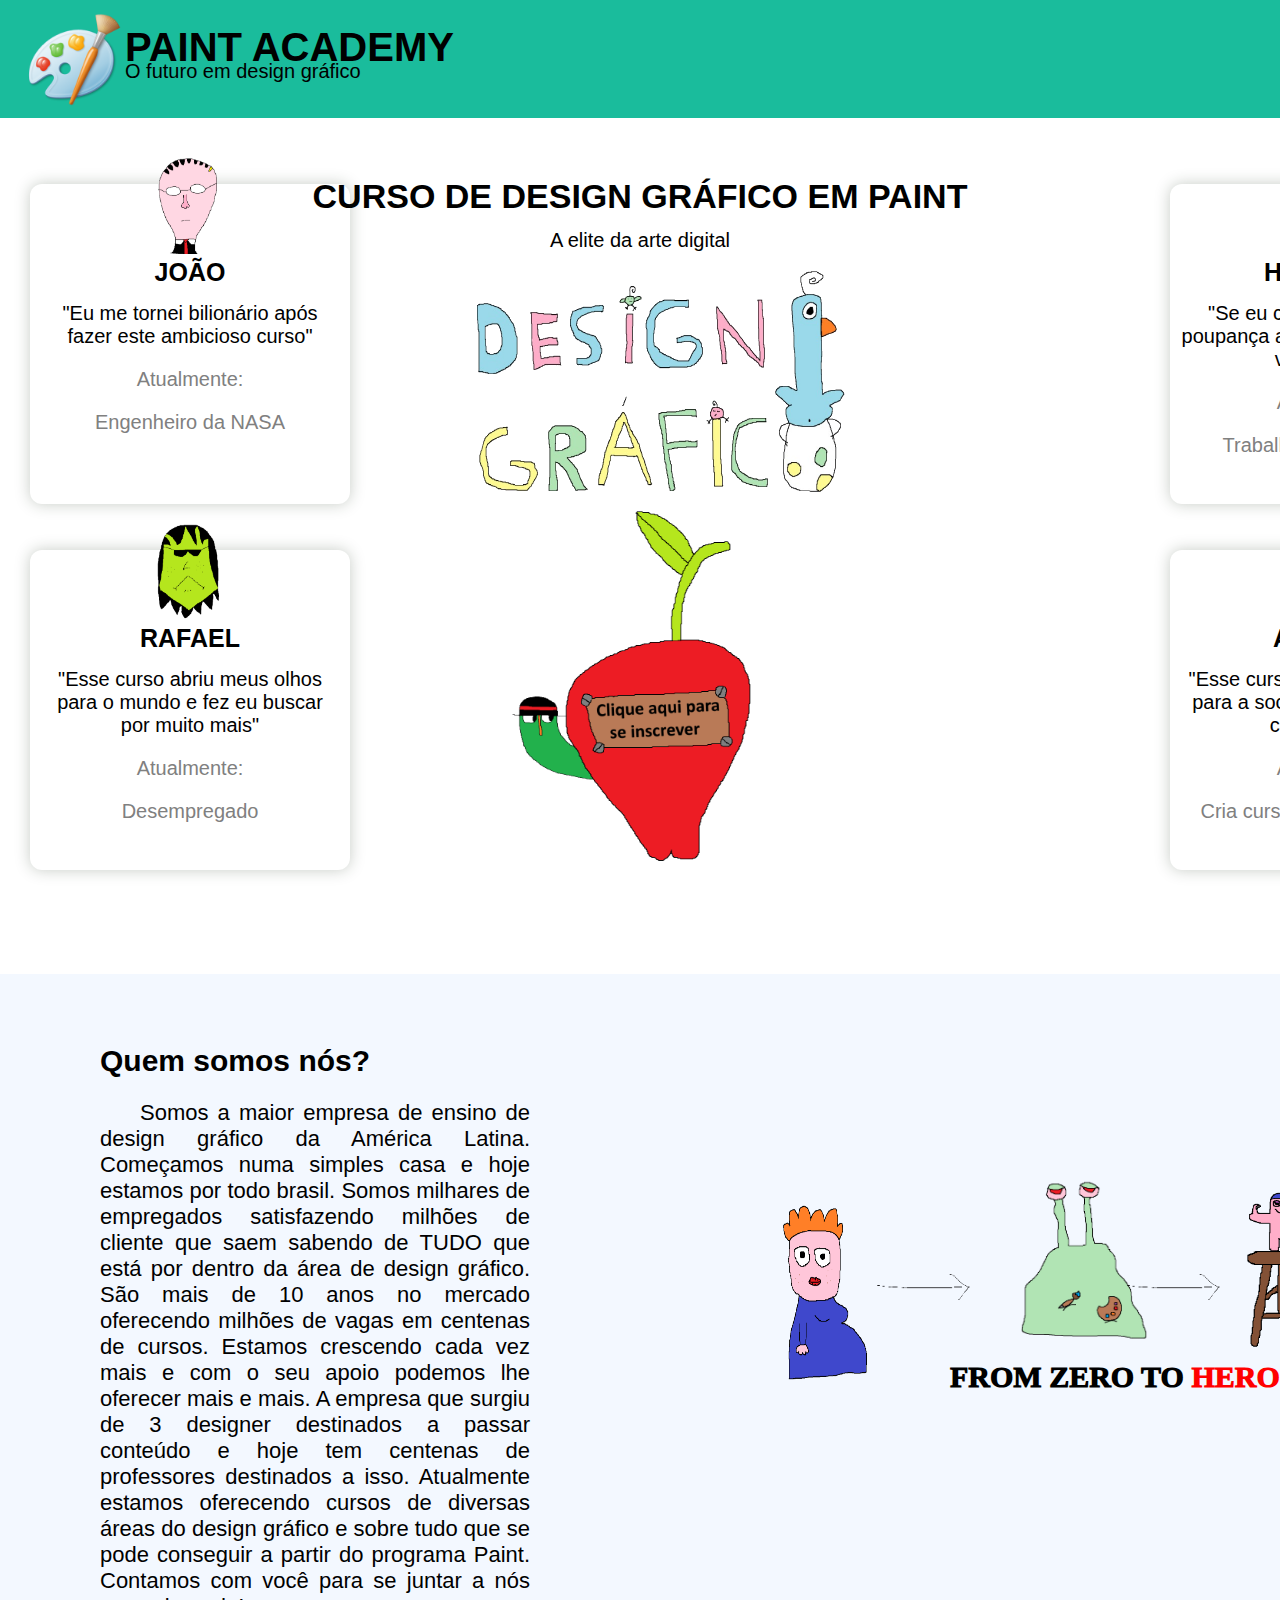
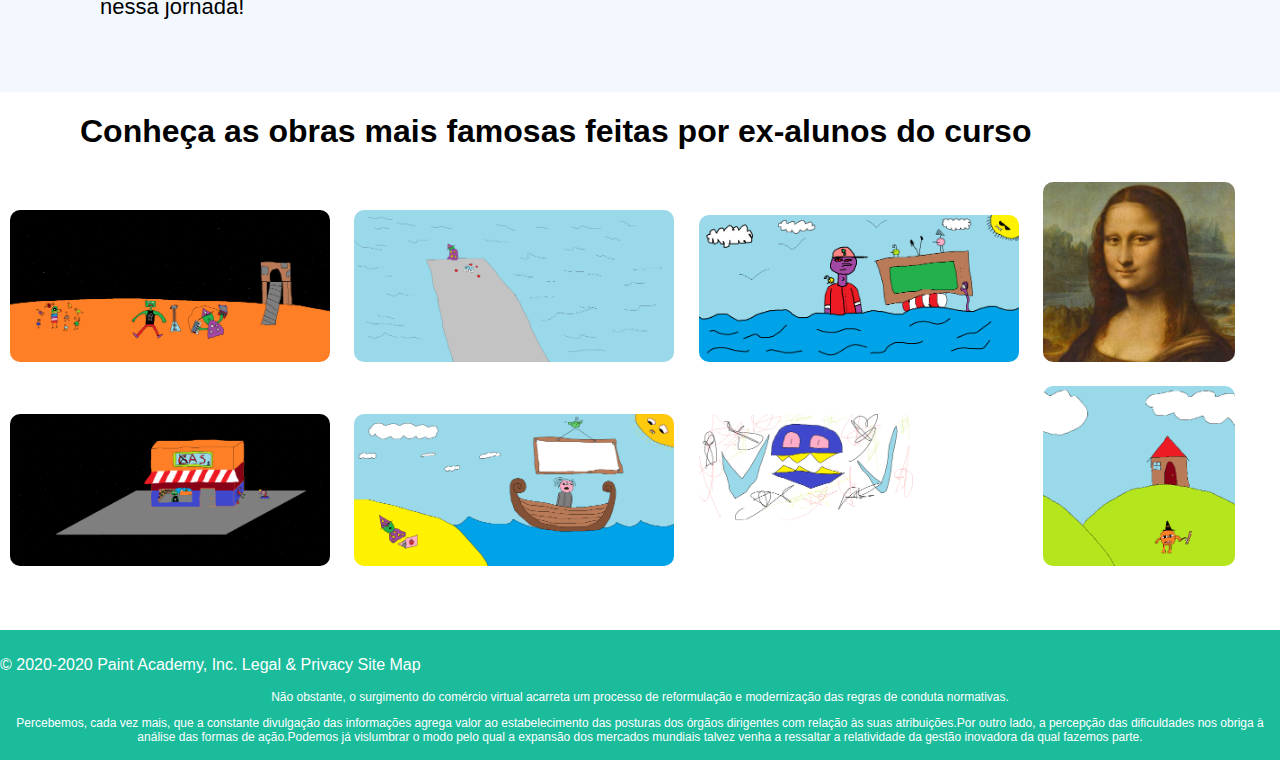
<file: index.html>
<!DOCTYPE html>
<html>

<head>
	<title>PAINT ACADEMY</title>
	<link rel="stylesheet" type="text/css" href="main_style.css">
</head>
<body>

	<div class="header">
		<div class="header-content">
			<img src="paint.png" id="paint">
			<h1 id="bigger-header-text">PAINT ACADEMY</h1>
			<p id="smaller-header-text">O futuro em design gráfico</p>
		</div>
	</div>

	<br/><br/>

	<div class="feedback" id="joao">
		<img src="bilionario.png" id="cara1">
		<h1 class="nome-pessoa">JOÃO</h1>
		<p class="texto-pessoa">"Eu me tornei bilionário após fazer este ambicioso curso"</p>
		<p class="atualmente">Atualmente:</p>
		<p class="atualmente">Engenheiro da NASA</p>
	</div>

	<div class="feedback" id="rafael">
		<img src="cara1.png" id="cara1">
		<h1 class="nome-pessoa">RAFAEL</h1>
		<p class="texto-pessoa">"Esse curso abriu meus olhos para o mundo e fez eu buscar por muito mais"</p>
		<p class="atualmente">Atualmente:</p>
		<p class="atualmente">Desempregado</p>
	</div>

	<div class="feedback" id="henrique">
		<img src="aluno_2.png" id="cara1">
		<h1 class="nome-pessoa">HENRIQUE</h1>
		<p class="texto-pessoa">"Se eu confiei toda a minha poupança a esse curso, é porque vale a pena"</p>
		<p class="atualmente">Atualmente:</p>
		<p class="atualmente">Trabalha com marketing multinível</p>		
	</div>

	<div class="feedback" id="almeida">
		<img src="aluno_4.png" id="cara1">
		<h1 class="nome-pessoa">ALMEIDA</h1>
		<p class="texto-pessoa">"Esse curso gera bastante valor para a sociedade, compre meu curso depois"</p>
		<p class="atualmente">Atualmente:</p>
		<p class="atualmente">Cria cursos de design gráfico</p>		
	</div>


	<div>
		<img src="design-grafico.png" id="design-grafico">
		<div class="inicial">
			<h1 id="title">CURSO DE DESIGN GRÁFICO EM PAINT</h1>
			<p id="smaller-title">A elite da arte digital</p>
		</div>

		<br/><br/><br/><br/><br/><br/><br/><br/><br/><br/><br/><br/><br/>

	<a href="formularioreal.html"><img src="maca-minhoca.png" id="maca"></a>

	</div>
	<br/><br/><br/><br/><br/><br/><br/><br/><br/><br/><br/><br/><br/><br/><br/><br/><br/><br/><br/><br/><br/><br/><br/><br/><br/><br/>

	<div class="fundo">
		<div class="texto-fundo">
			<h1 class="sobre-title">Quem somos nós?</h1>
			<p id="zero">FROM ZERO TO <span id="hero">HERO</span></p>
			<img src="profissional.png" id="mypassion">
			<img src="mediano.png" id="mypassion2">
			<img src="seta.png" id="seta1">
			<img src="iniciante.png" id="mypassion3">
			<img src="seta.png" id="seta2">
			<div class="identation">
			    <p class="sobre-text">   Somos a maior empresa de ensino de design gráfico da América Latina. Começamos numa simples casa e hoje estamos por todo brasil. Somos milhares de empregados satisfazendo milhões de cliente que saem sabendo de TUDO que está por dentro da área de design gráfico. São mais de 10 anos no mercado oferecendo milhões de vagas em centenas de cursos. Estamos crescendo cada vez mais e com o seu apoio podemos lhe oferecer mais e mais. A empresa que surgiu de 3 designer destinados a passar conteúdo e hoje tem centenas de professores destinados a isso. Atualmente estamos oferecendo cursos de diversas áreas do design gráfico e sobre tudo que se pode conseguir a partir do programa Paint. Contamos com você para se juntar a nós nessa jornada!</p>
			</div>
		</div>
	</div>

	<div class="obras">
		<h1 id="titulo-obras">Conheça as obras mais famosas feitas por ex-alunos do curso</h1>
		<img src="arte1.png" class="famosa">
		<img src="arte2.png" class="famosa">
		<img src="arte3.png" class="famosa">
		<img src="monalisa.jpeg" class="monalisa">
		<img src="arte5.png" class="famosa">
		<img src="arte4.png" class="famosa">
		<img src="arte6.png" class="famosa">
		<img src="arte7.png" class="monalisa">
	</div>

	<div class="footer">
		<p>© 2020-2020 Paint Academy, Inc. Legal & Privacy Site Map</p>
		<p class="lerolero">Não obstante, o surgimento do comércio virtual acarreta um processo de reformulação e modernização das regras de conduta normativas.</p>
		<p class="lerolero">Percebemos, cada vez mais, que a constante divulgação das informações agrega valor ao estabelecimento das posturas dos órgãos dirigentes com relação às suas atribuições.Por outro lado, a percepção das dificuldades nos obriga à análise das formas de ação.Podemos já vislumbrar o modo pelo qual a expansão dos mercados mundiais talvez venha a ressaltar a relatividade da gestão inovadora da qual fazemos parte.</p>
	</div>

</body>

</html>
</file>
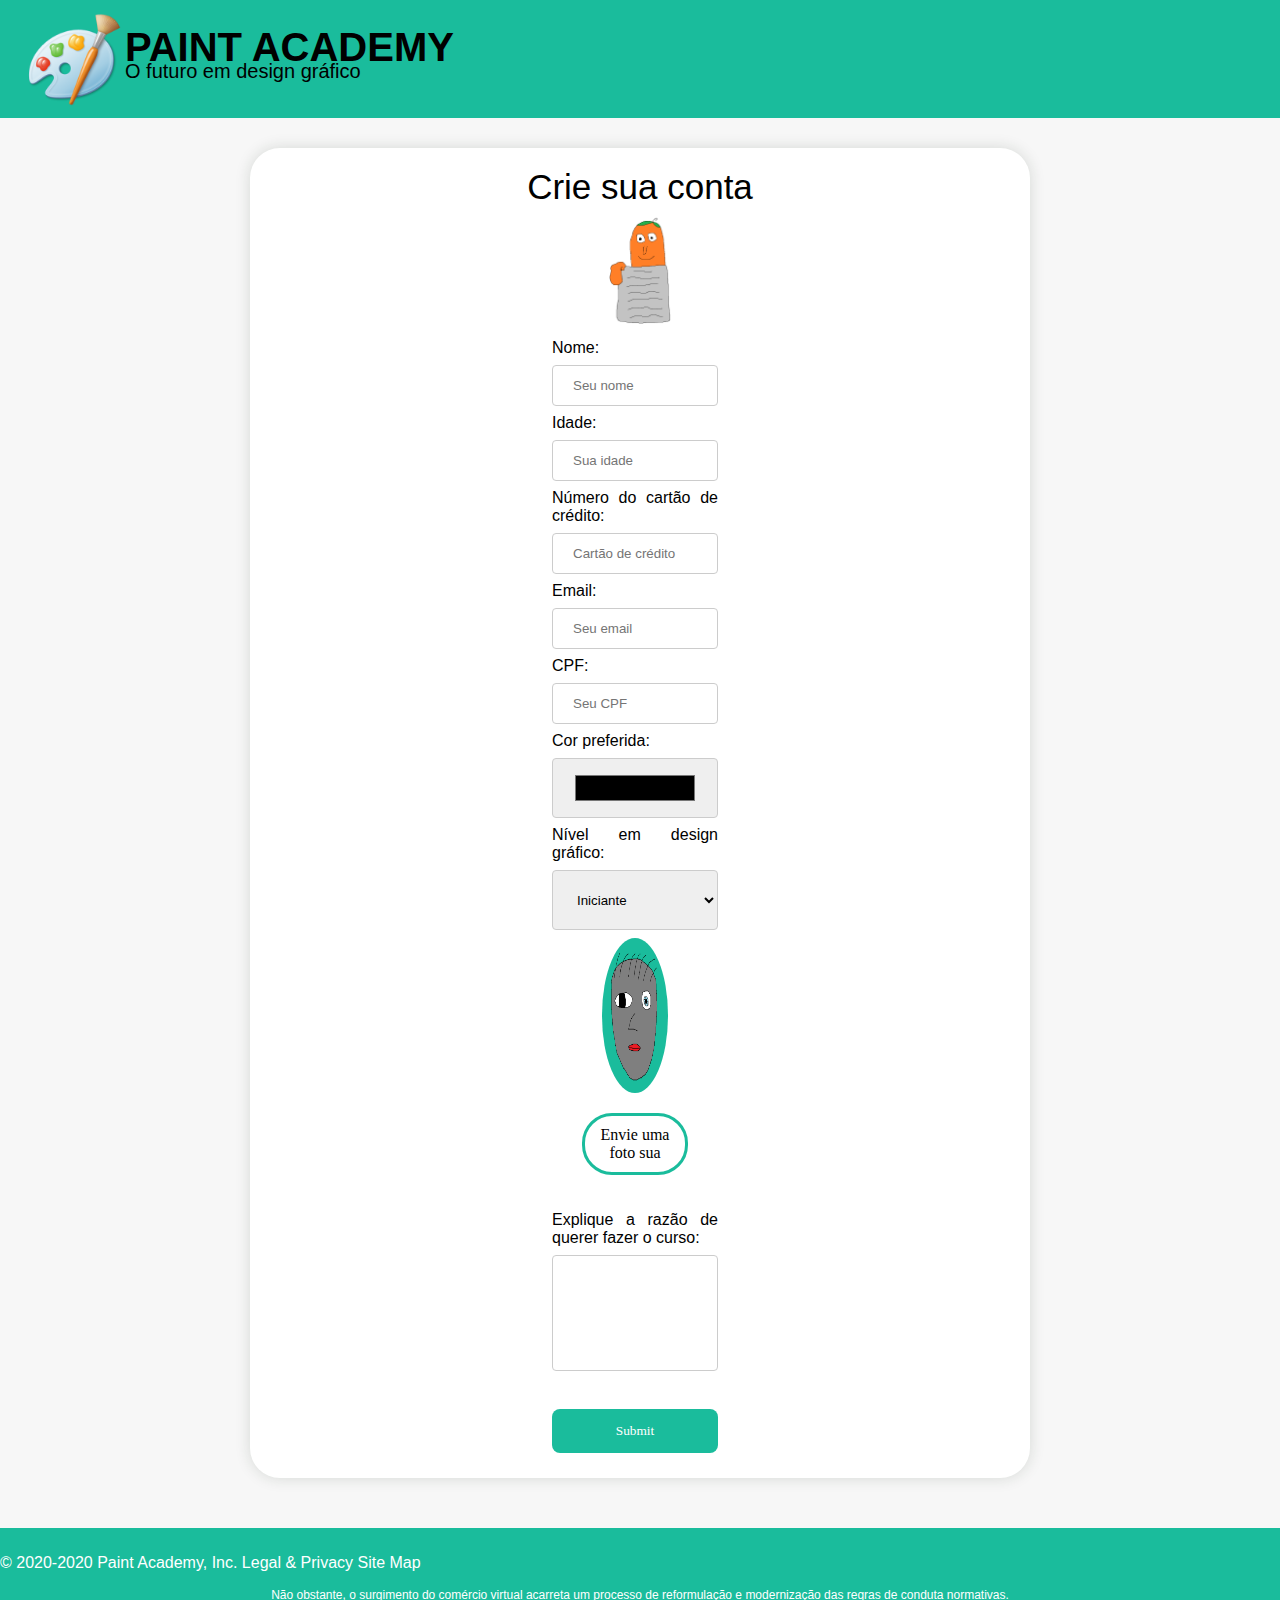
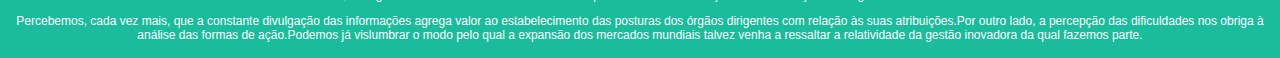
<file: formularioreal.html>
<!DOCTYPE html>
<html>
<head>
	<title>PAINT ACADEMY - Formulário de inscrição</title>
	<link rel="stylesheet" type="text/css" href="formulario_style.css">
</head>
<body>

	<script>
    function LoadFile(event){
    	let PerfilFile = new FileReader();
    	PerfilFile.onload = function() {
        let cadastro = document.getElementById('mediano');
        cadastro.src = PerfilFile.result;
      };
      PerfilFile.readAsDataURL(event.target.files[0]);
    };
 	</script>


	<div class="header">
		<div class="header-content">
			<img src="paint.png" id="paint">
			<h1 id="bigger-header-text">PAINT ACADEMY</h1>
			<p id="smaller-header-text">O futuro em design gráfico</p>
		</div>
	</div>

	<div class="caixa-formulario">
		<p class="title">Crie sua conta</p>
		<img src="rapaz_formulario.png" id="formulario-desenho">

		<form onsubmit="retornar();return false">
			<label for="nome">Nome:</label><br/>
			<input type="text" name="nome" id="nome" placeholder="Seu nome" required> <br/>

			<label for="idade">Idade:</label> <br/>
			<input type="number" name="idade" id="idade" placeholder="Sua idade" required> <br/>

			<label for="cartao">Número do cartão de crédito:</label> <br/>
			<input type="number" name="cartao" id="cartao" placeholder="Cartão de crédito" required> <br/>

			<label for="email">Email:</label> <br/>
			<input type="text" name="email" id="email" placeholder="Seu email" required> <br/>

			<label for="cpf">CPF:</label> <br/>
			<input type="number" name="cpf" id="cpf" placeholder="Seu CPF" required> <br/>

			<label for="cor">Cor preferida:</label> <br/>
			<input type="color" name="cor" id="cor" placeholder="Sua cor favorita" required> <br/>

			<label for="experiencia">Nível em design gráfico:</label> <br/>
			<select name="experiencia" id="experiencia" required>
				<option value="Iniciante">Iniciante</option>
				<option value="Amador">Amador</option>
				<option value="Experiente">Experiente</option>
			</select> <br/>

			<img src="foto_cadastro.png" id="mediano">
			<input type="file" name="perfil" accept="image/*" id="perfil" onchange="LoadFile(event)">
			<label for="perfil" id="label-perfil">Envie uma foto sua</label> <br/><br/>

			<label for="razao">Explique a razão de querer fazer o curso:</label> <br/>
			<textarea id="razao" name="razao" rows="6" cols="30" minlength="15" required></textarea> <br/>

			<br/>
			<input type="submit" name="" class="input">
		</form>

		<script type="text/javascript">
			function retornar(){
				var nome = document.getElementById("nome").value;
				console.log(nome);
				var idade = parseInt(document.getElementById("idade").value);
				console.log(idade);
				var cartao = parseInt(document.getElementById("cartao").value);
				console.log(cartao);
				var email = document.getElementById("email").value;
				console.log(email);
				var cpf = parseInt(document.getElementById("cpf").value);
				console.log(cpf);
				var cor = document.getElementById("cor").value;
				console.log(cor);
				var experiencia = document.getElementById("experiencia").value;
				console.log(experiencia)
				var razao = document.getElementById("razao").value;
				console.log(razao);
				var perfil = document.getElementById("perfil").value;
				console.log(perfil)
				alert("Obrigado por se inscrever no curso Paint Academy, as informações do formulário estão no console")


			}
		</script>

	</div>

	<div class="footer">
	<p>© 2020-2020 Paint Academy, Inc. Legal & Privacy Site Map</p>
	<p class="lerolero">Não obstante, o surgimento do comércio virtual acarreta um processo de reformulação e modernização das regras de conduta normativas.</p>
	<p class="lerolero">Percebemos, cada vez mais, que a constante divulgação das informações agrega valor ao estabelecimento das posturas dos órgãos dirigentes com relação às suas atribuições.Por outro lado, a percepção das dificuldades nos obriga à análise das formas de ação.Podemos já vislumbrar o modo pelo qual a expansão dos mercados mundiais talvez venha a ressaltar a relatividade da gestão inovadora da qual fazemos parte.</p>
	</div>


</body>

</html>
</file>
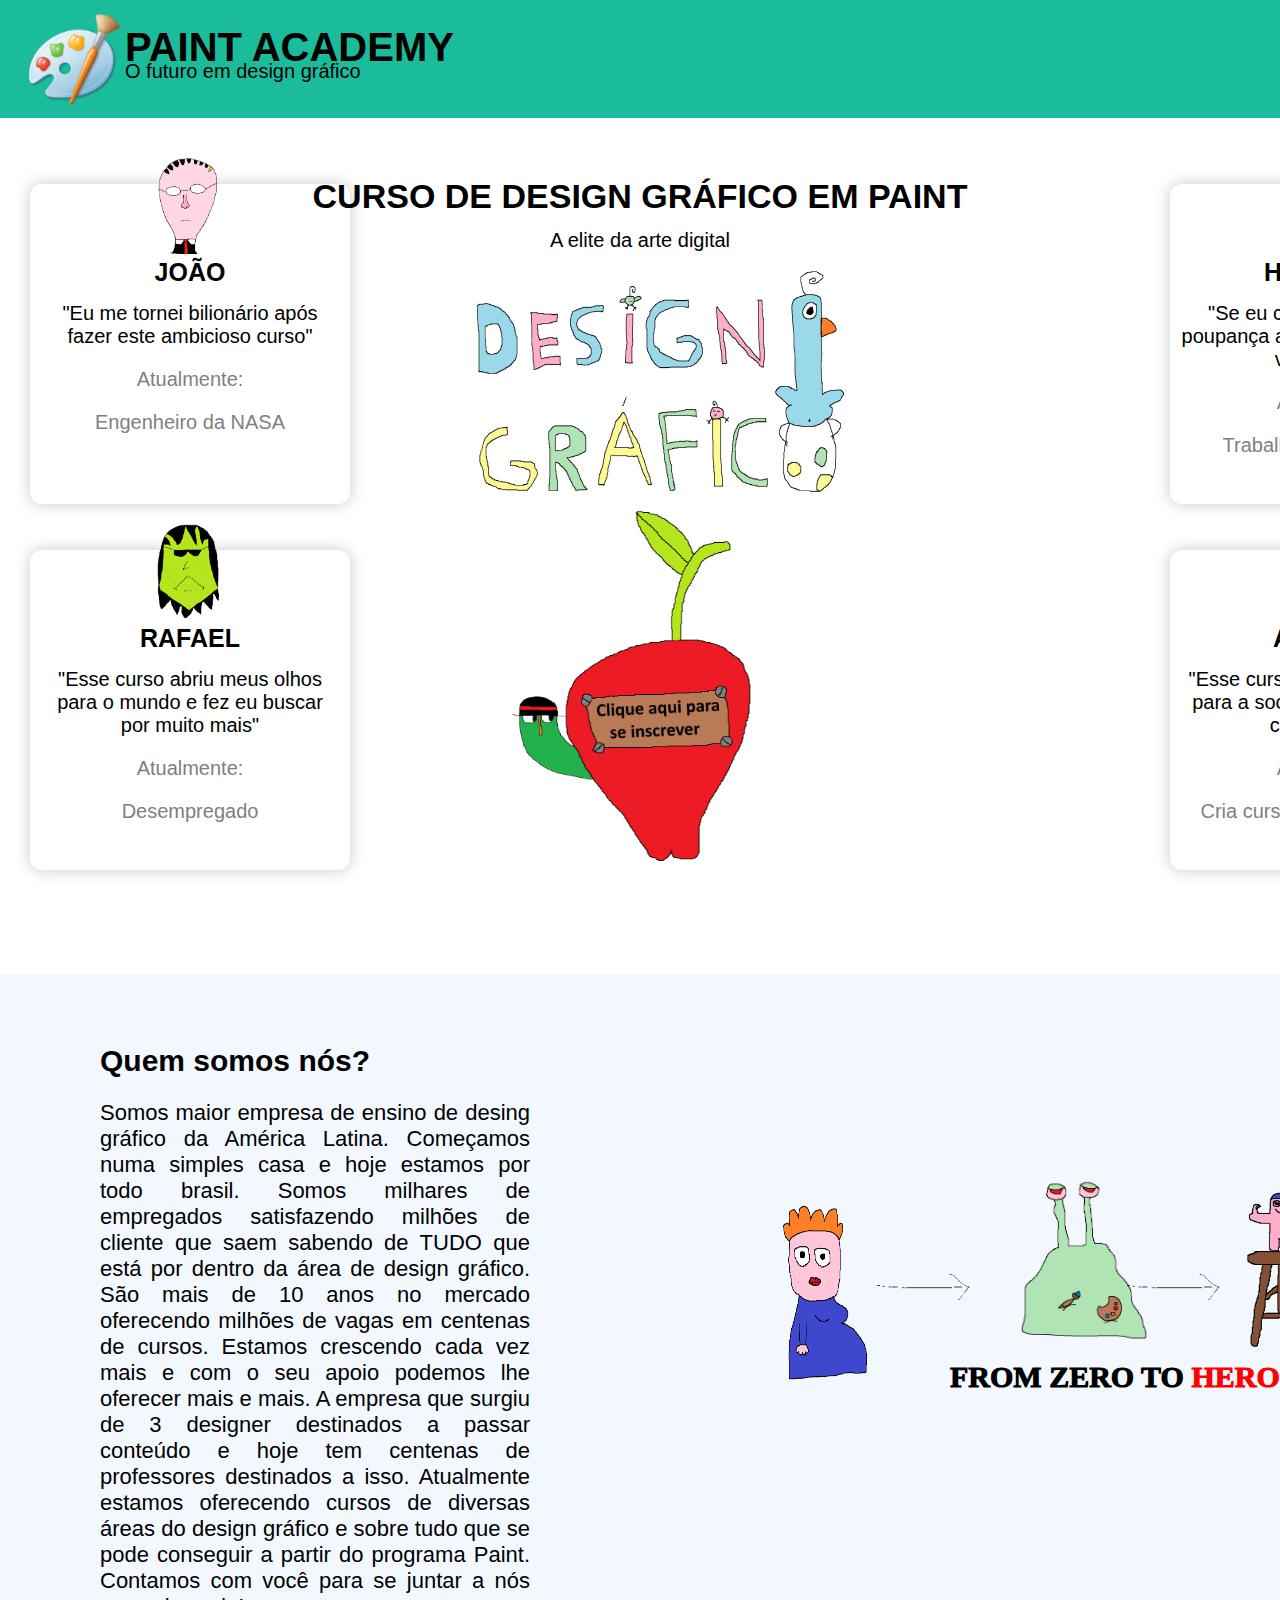
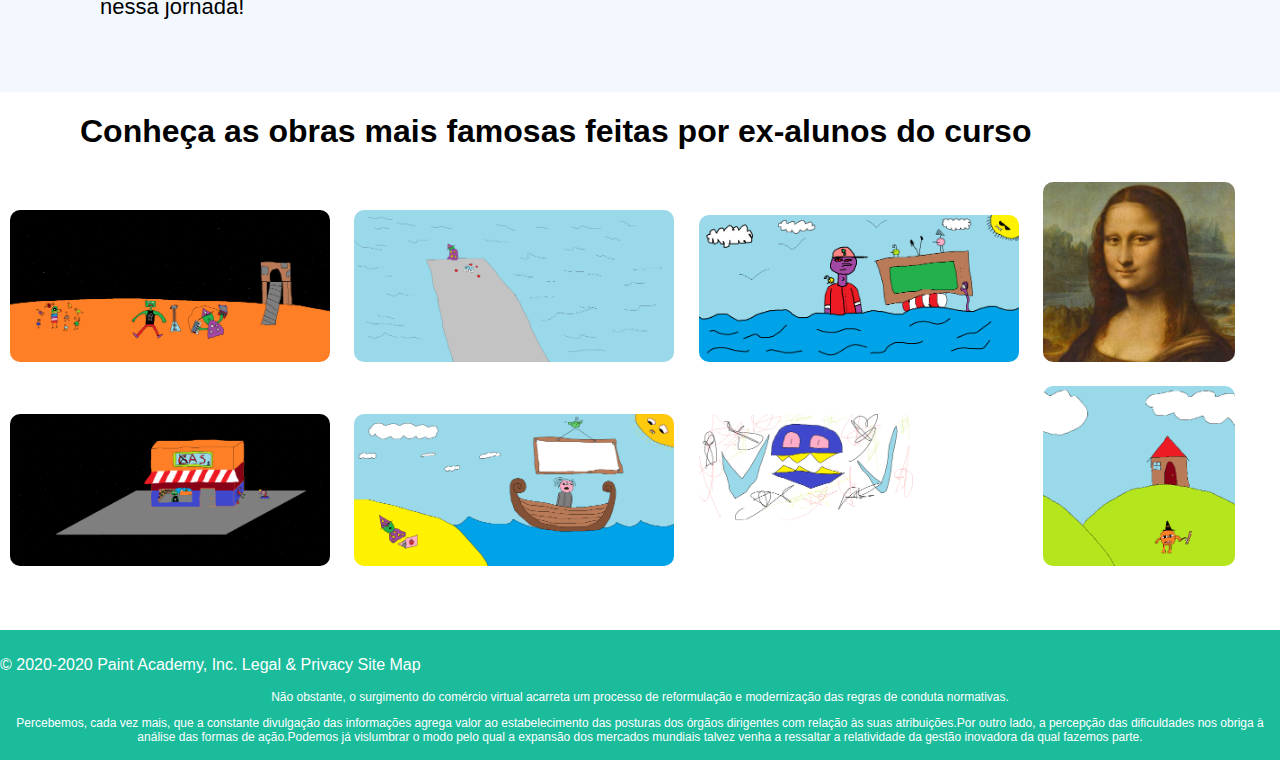
<file: principal.html>
<!DOCTYPE html>
<html>

<head>
	<title>PAINT ACADEMY</title>
	<link rel="stylesheet" type="text/css" href="main_style.css">
</head>
<body>

	<div class="header">
		<div class="header-content">
			<img src="paint.png" id="paint">
			<h1 id="bigger-header-text">PAINT ACADEMY</h1>
			<p id="smaller-header-text">O futuro em design gráfico</p>
		</div>
	</div>

	<br/><br/>

	<div class="feedback" id="joao">
		<img src="bilionario.png" id="cara1">
		<h1 class="nome-pessoa">JOÃO</h1>
		<p class="texto-pessoa">"Eu me tornei bilionário após fazer este ambicioso curso"</p>
		<p class="atualmente">Atualmente:</p>
		<p class="atualmente">Engenheiro da NASA</p>
	</div>

	<div class="feedback" id="rafael">
		<img src="cara1.png" id="cara1">
		<h1 class="nome-pessoa">RAFAEL</h1>
		<p class="texto-pessoa">"Esse curso abriu meus olhos para o mundo e fez eu buscar por muito mais"</p>
		<p class="atualmente">Atualmente:</p>
		<p class="atualmente">Desempregado</p>
	</div>

	<div class="feedback" id="henrique">
		<img src="aluno_2.png" id="cara1">
		<h1 class="nome-pessoa">HENRIQUE</h1>
		<p class="texto-pessoa">"Se eu confiei toda a minha poupança a esse curso, é porque vale a pena"</p>
		<p class="atualmente">Atualmente:</p>
		<p class="atualmente">Trabalha com marketing multinível</p>		
	</div>

	<div class="feedback" id="almeida">
		<img src="aluno_4.png" id="cara1">
		<h1 class="nome-pessoa">ALMEIDA</h1>
		<p class="texto-pessoa">"Esse curso gera bastante valor para a sociedade, compre meu curso depois"</p>
		<p class="atualmente">Atualmente:</p>
		<p class="atualmente">Cria cursos de design gráfico</p>		
	</div>


	<div>
		<img src="design-grafico.png" id="design-grafico">
		<div class="inicial">
			<h1 id="title">CURSO DE DESIGN GRÁFICO EM PAINT</h1>
			<p id="smaller-title">A elite da arte digital</p>
		</div>

		<br/><br/><br/><br/><br/><br/><br/><br/><br/><br/><br/><br/><br/>

	<a href="formularioreal.html"><img src="maca-minhoca.png" id="maca"></a>

	</div>
	<br/><br/><br/><br/><br/><br/><br/><br/><br/><br/><br/><br/><br/><br/><br/><br/><br/><br/><br/><br/><br/><br/><br/><br/><br/><br/>

	<div class="fundo">
		<div class="texto-fundo">
			<h1 class="sobre-title">Quem somos nós?</h1>
			<p id="zero">FROM ZERO TO <span id="hero">HERO</span></p>
			<img src="profissional.png" id="mypassion">
			<img src="mediano.png" id="mypassion2">
			<img src="seta.png" id="seta1">
			<img src="iniciante.png" id="mypassion3">
			<img src="seta.png" id="seta2">
			<p class="sobre-text">Somos maior empresa de ensino de desing gráfico da América Latina. Começamos numa simples casa e hoje estamos por todo brasil. Somos milhares de empregados satisfazendo milhões de cliente que saem sabendo de TUDO que está por dentro da área de design gráfico. São mais de 10 anos no mercado oferecendo milhões de vagas em centenas de cursos. Estamos crescendo cada vez mais e com o seu apoio podemos lhe oferecer mais e mais. A empresa que surgiu de 3 designer destinados a passar conteúdo e hoje tem centenas de professores destinados a isso. Atualmente estamos oferecendo cursos de diversas áreas do design gráfico e sobre tudo que se pode conseguir a partir do programa Paint. Contamos com você para se juntar a nós nessa jornada!</p>
		</div>
	</div>

	<div class="obras">
		<h1 id="titulo-obras">Conheça as obras mais famosas feitas por ex-alunos do curso</h1>
		<img src="arte1.png" class="famosa">
		<img src="arte2.png" class="famosa">
		<img src="arte3.png" class="famosa">
		<img src="monalisa.jpeg" class="monalisa">
		<img src="arte5.png" class="famosa">
		<img src="arte4.png" class="famosa">
		<img src="arte6.png" class="famosa">
		<img src="arte7.png" class="monalisa">
	</div>

	<div class="footer">
		<p>© 2020-2020 Paint Academy, Inc. Legal & Privacy Site Map</p>
		<p class="lerolero">Não obstante, o surgimento do comércio virtual acarreta um processo de reformulação e modernização das regras de conduta normativas.</p>
		<p class="lerolero">Percebemos, cada vez mais, que a constante divulgação das informações agrega valor ao estabelecimento das posturas dos órgãos dirigentes com relação às suas atribuições.Por outro lado, a percepção das dificuldades nos obriga à análise das formas de ação.Podemos já vislumbrar o modo pelo qual a expansão dos mercados mundiais talvez venha a ressaltar a relatividade da gestão inovadora da qual fazemos parte.</p>
	</div>

</body>

</html>
</file>
<file: main_style.css>
body {
	font-family: Arial;
	margin: 0;
}

img{
	overflow: hidden;
}

.fundo{
	background-color: rgba(29,124,248,.05);
	padding: 50px;
}

.identation{
	text-indent: 40px;
}

.inicial{
	text-align: center;
	font-family: sans-serif;

}


.footer{
	 background: #1abc9c;
	 width: 100%;
	 height: 100px;
	 position: relative;
	 bottom: 0;
	 left: 0;
	 min-height: 100%;
	 color: white;
	 padding-top: 10px;
	 padding-bottom: 20px;
	 margin-top: 50px;

}

.header{
	padding: 25px;
  	text-align: left;
  	background: #1abc9c;
  	color: black;
  	font-size: 20px;
}

.feedback{
	position: absolute;
	width: 300px;
	height: 300px;
	margin: 30px;
	border-radius: 12px;
	box-shadow: rgba(30,50,26,0.25) 0px 0px 15px;
	padding: 10px;
}

.nome-pessoa{
	font-size: 25px;
	text-align: center;
	margin-top: 64px;
	margin-bottom: 0px;
}

.texto-pessoa{
	font-size: 20px;
	margin-top: 15px;
	text-align: center;
}

.atualmente{
	font-size: 20px;
	text-align: center;
	color: gray;

}

.sobre-title{
	font-family: sans-serif;
	font-size: 30px;
}

.sobre-text{
	font-family: sans-serif;
	font-size: 22px;
	text-align: justify;
	margin-bottom: 3
}

.texto-fundo{
	margin-left: 50px;
	margin-right: 700px;
}

.lerolero{
	text-align: center;
	font-size: 12px;
	padding-right: 0px;
}

.famosa{
	width: 25%;
	height: 25%;
	margin: 10px;
	border-radius: 10px;

}

.famosa:hover{
	transform: scale(1.50);
}

.monalisa{
	width: 15%;
	height: 180px;
	margin: 10px;
	border-radius: 10px;
}

.monalisa:hover{
	transform: scale(1.50);
}

#bigger-header-text{
	margin-bottom: 0px;
	margin-top: 0px;
}

#smaller-header-text{
	margin-top: -10px;
	margin-bottom: 10px;
}

#title{
	font-size: 34px;
}

#smaller-title{
	font-size: 20px;
	margin-top: -10px;
}

#paint {
    height: 100px;
    width: 100px;
    float: left;
    margin-top: -15px;
}

#inscreva{
	text-align: center;
	font-family: sans-serif;
	font-size: 35px;
	font-weight: 800;
}

#smaller-inscreva{
	text-align: center;
	font-family: sans-serif;
	font-size: 25px;
	margin-top: -25px;
}

img.nobreak{
	white-space: nowrap;
}

#design-grafico{
	display: block;
	width: 50%;
	height: 350px;
	position: absolute;
	left: 25%;
	top: 260px;
	margin-right: auto;
	margin-right: auto;
}

#caixa{
	width: 250px;
	height: 300px;
	padding: 50px;
	margin: 20px;
	margin-bottom: 100px;
	background-color: white;
	text-align: center;
	align-self: center;
	margin: auto;
	border-radius: 200px;
}

#maca{
	position: absolute;
	left: 35%;
	width: 30%;

}

#maca:hover{
	position: absolute;
	left: 35%;
	width: 30%;
	transform: scale(1.20);
}

#cara1{
	width: 70px;
	height: 30%;
	position: absolute;
	bottom: 250px;
	left: 122px;
	padding: 0px;
	margin: auto;
	align-self: center;
}

#rafael{
	top: 520px;
}

#henrique{
	left: 1140px;
}

#almeida{
	top: 520px;
	left: 1140px;
}

#mypassion{
	position: absolute;
	width: 18%;
	height: 22%;
	left: 1240px;
	top: 1159px;
}

#mypassion2{
	position: absolute;
	width: 10%;
	height: 18%;
	left: 1020px;
	top: 1180px;
}

#mypassion3{
	position: absolute;
	width: 45%;
	height: 45%;
	left: 550px;
	top: 1090px;
}

#titulo-obras{
	margin-left: 80px;
}

#seta1{
	position: absolute;
	width: 30%;
	height: 30%;
	left: 1010px;
	top: 1150px;
}

#seta2{
	position: absolute;
	width: 30%;
	height: 30%;
	left: 760px;
	top: 1150px;
}

#zero{
	position: absolute;
	font-family: "Comic Sans MS", "Comic Sans", cursive;
	font-size: 30px;
	left: 950px;
	top: 1330px;
	font-weight: 1000;
}

#hero{
	color: red;
}
</file>
<file: formulario_style.css>
body{
	font-family: Arial;
	margin: 0;
	background-color: #f7f7f7;
}

form{
	text-align: justify;
	margin: 15px;
	margin-left: 300px;
	margin-right: 310px;
}

input[type=text], select{
  	width: 100%;
  	padding: 12px 20px;
  	margin: 8px 0;
  	display: inline-block;
  	border: 1px solid #ccc;
  	border-radius: 4px;
  	box-sizing: border-box;
}

input[type=number], select{
  	width: 100%;
  	padding: 12px 20px;
  	margin: 8px 0;
  	display: inline-block;
  	border: 1px solid #ccc;
  	border-radius: 4px;
  	box-sizing: border-box;
}

input[type=color], select{
  	width: 100%;
  	height: 60px;
  	padding: 12px 20px;
  	margin: 8px 0;
  	display: inline-block;
  	border: 1px solid #ccc;
  	border-radius: 4px;
  	box-sizing: border-box;
}

input[type=textarea], select{
  	width: 100%;
  	height: 60px;
  	padding: 12px 20px;
  	margin: 8px 0;
  	display: inline-block;
  	border: 1px solid #ccc;
  	border-radius: 4px;
  	box-sizing: border-box;
}

input[type=submit] {
  width: 100%;
  background-color: #1abc9c;
  color: white;
  padding: 14px 20px;
  margin: 8px 0;
  border: none;
  border-radius: 8px;
  cursor: pointer;
  font-family: Arial Black;
}

input[type=file]{
	display: none;
}

textarea{
	width: 100%;
	padding: 12px 20px;
  	margin: 8px 0;
  	display: inline-block;
  	border: 1px solid #ccc;
  	border-radius: 4px;
  	box-sizing: border-box;
}

.header{
	padding: 25px;
  	text-align: left;
  	background: #1abc9c;
  	color: black;
  	font-size: 20px;
}

.title{
	text-align: center;
	font-family: sans-serif;
	font-size: 35px;
	margin-bottom: 10px;
	margin-top: 17px;
}

.caixa-formulario{
	background-color: white;
	margin-left: 250px;
	margin-right: 250px;
	border-radius: 30px;
	box-shadow: rgba(30,50,26,0.15) 0px 0px 15px;
	padding: 2px;
	margin-top: 30px
}

.footer{
	 background: #1abc9c;
	 width: 100%;
	 height: 100px;
	 position: relative;
	 bottom: 0;
	 left: 0;
	 min-height: 100%;
	 color: white;
	 padding-top: 10px;
	 padding-bottom: 20px;
	 margin-top: 50px;

}

.lerolero{
	text-align: center;
	font-size: 12px;
	padding-right: 0px;
}


#paint {
    height: 100px;
    width: 100px;
    float: left;
    margin-top: -15px;
}

#bigger-header-text{
	margin-bottom: 0px;
	margin-top: 0px;
}

#smaller-header-text{
	margin-top: -10px;
	margin-bottom: 10px;
}

#formulario-desenho{
	width: 8%;
	height: 8%;
	display: block;
	margin-left: auto;
	margin-right: auto;
}

#mediano{
	width: 40%;
	height: 155px;
	background-color: #1abc9c;
	border-radius: 50%;
	display: block;
	margin-left: auto;
	margin-right: auto;
	margin-bottom: 20px;
}

#label-perfil{
	display: block;
	text-align: center;
 	background-color: white;
  	border-radius: 30px;
  	margin-left: 30px;
  	margin-right: 30px;
  	color: #fff;
  	cursor: pointer;
  	padding: 10px;
  	border-style: solid;
  	border-color: #1abc9c;
  	color: black;
  	font-family: Arial Black;


}

#razao{
	resize: none;
}
</file>
